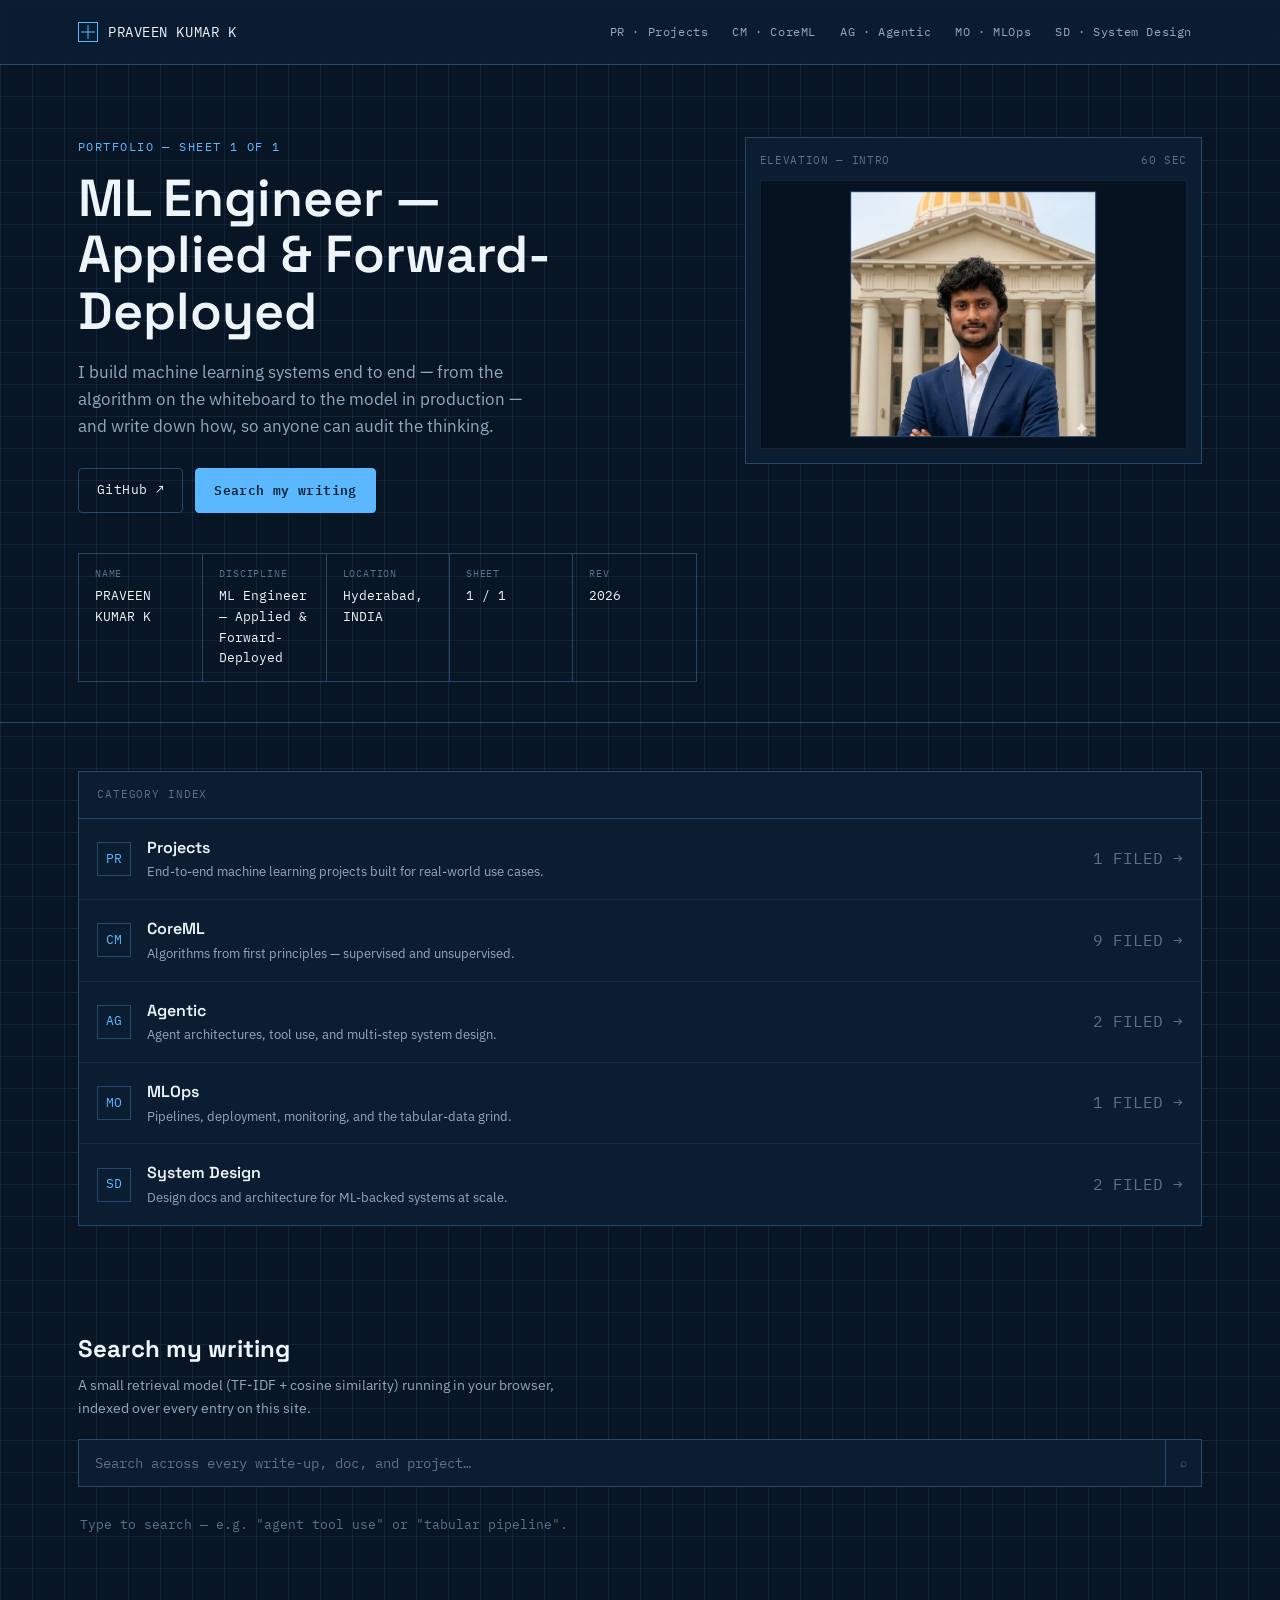
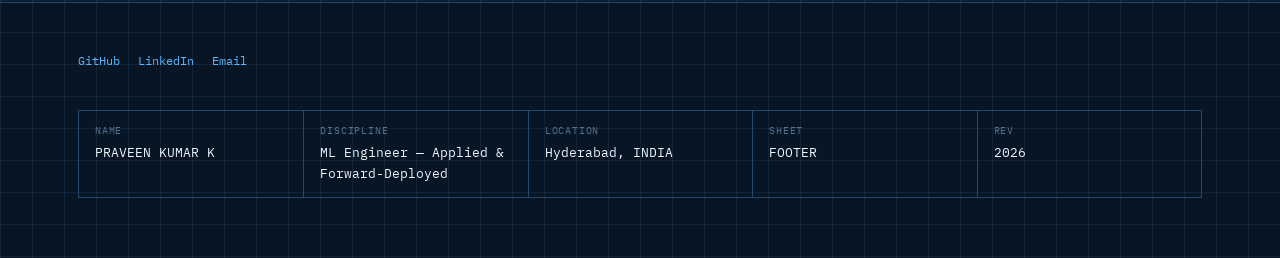
<file: index.html>
<!DOCTYPE html>
<html lang="en">
<head>
<meta charset="UTF-8" />
<meta name="viewport" content="width=device-width, initial-scale=1.0" />
<title>Portfolio — Home</title>
<meta name="description" content="Portfolio: CoreML, Agentic, MLOps, System Design, Forward-Deployed." />
<link rel="preconnect" href="https://fonts.googleapis.com" />
<link rel="preconnect" href="https://fonts.gstatic.com" crossorigin />
<link href="https://fonts.googleapis.com/css2?family=Space+Grotesk:wght@500;600;700&family=IBM+Plex+Sans:wght@400;500&family=IBM+Plex+Mono:wght@400;500&display=swap" rel="stylesheet" />
<link rel="stylesheet" href="css/style.css" />
</head>
<body>
<div id="app"></div>

<script src="js/content.js"></script>
<script src="js/main.js"></script>
<script>renderHome();</script>
</body>
</html>
</file>
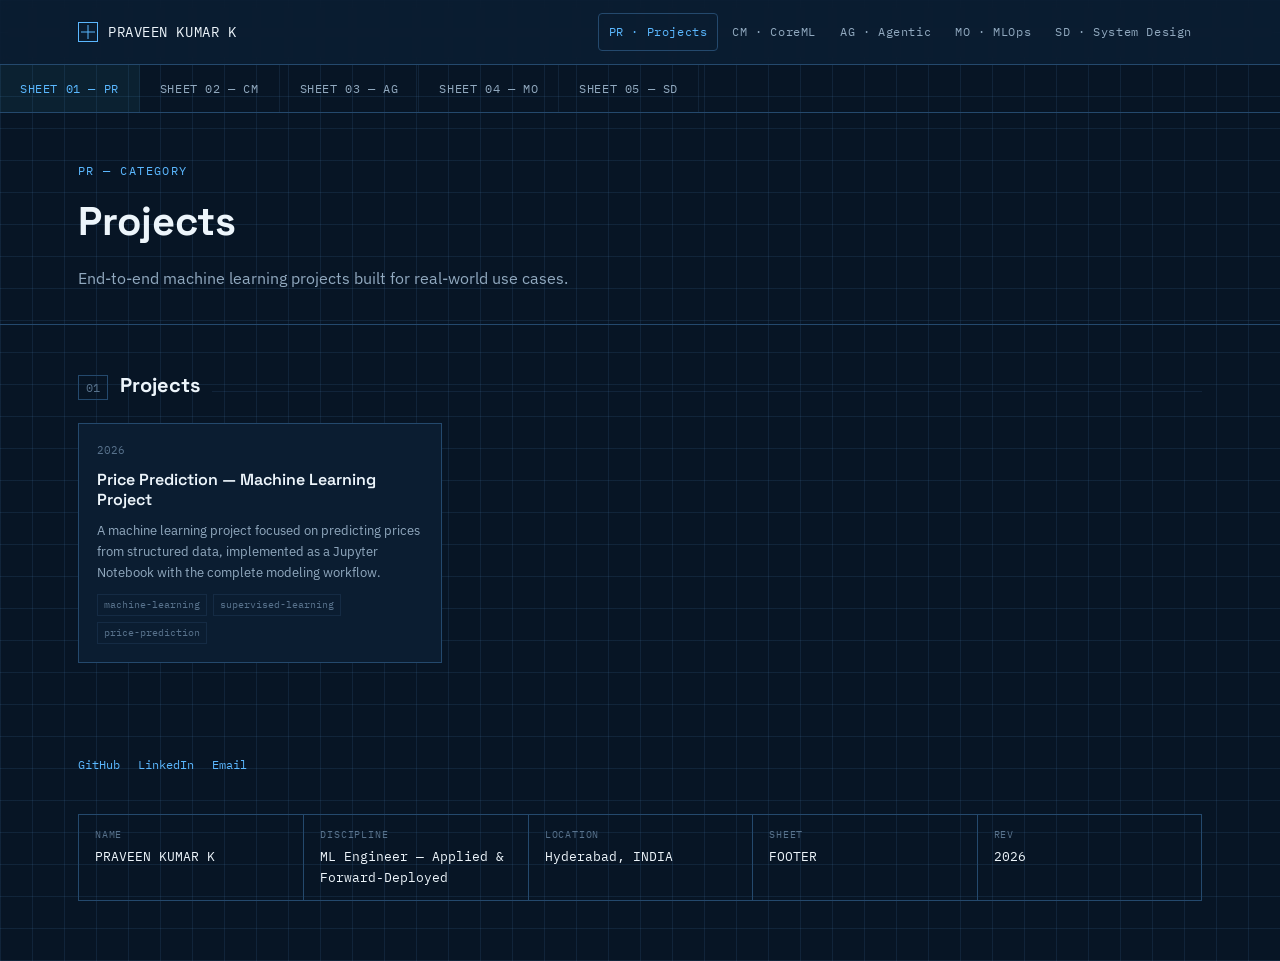
<file: category.html>
<!DOCTYPE html>
<html lang="en">
<head>
<meta charset="UTF-8" />
<meta name="viewport" content="width=device-width, initial-scale=1.0" />
<title>Portfolio — Category</title>
<link rel="preconnect" href="https://fonts.googleapis.com" />
<link rel="preconnect" href="https://fonts.gstatic.com" crossorigin />
<link href="https://fonts.googleapis.com/css2?family=Space+Grotesk:wght@500;600;700&family=IBM+Plex+Sans:wght@400;500&family=IBM+Plex+Mono:wght@400;500&display=swap" rel="stylesheet" />
<link rel="stylesheet" href="css/style.css" />
</head>
<body>
<div id="app"></div>

<script src="js/content.js"></script>
<script src="js/main.js"></script>
<script>
  renderCategoryPage();
  // Keep the page title in sync with the selected category
  (function () {
    const slug = new URLSearchParams(window.location.search).get("cat");
    const cat = categoryBySlug(slug) || CATEGORIES[0];
    document.title = `Portfolio — ${cat.label}`;
  })();
</script>
</body>
</html>
</file>
<file: css/style.css>
/* ============================================================
   TOKENS
   cd files
python3 -m http.server 8000
   ============================================================ */
/*:root {
  --bg: #0b1e33;
  --panel: #0f2439;
  --panel-raised: #14304c;
  --line-strong: #2e5c8a;
  --line-faint: rgba(79, 209, 232, 0.09);
  --accent: #4fd1e8;
  --accent-dim: rgba(79, 209, 232, 0.28);
  --amber: #e8a23d;
  --text: #e8eef4;
  --text-dim: #93aac2;
  --text-faint: #56708c;
  --radius: 3px;
  --font-display: "Space Grotesk", "Arial Narrow", sans-serif;
  --font-body: "IBM Plex Sans", -apple-system, sans-serif;
  --font-mono: "IBM Plex Mono", "Courier New", monospace;
}*/
/* ============================================================
   ACTIVE PALETTE — DEEP BLUE / ENGINEERING
   ============================================================ */

   :root {
    /* Backgrounds */
    --bg: #071525;
    --panel: #0b1d31;
    --panel-raised: #102943;
  
    /* Borders / blueprint lines */
    --line-strong: #24496d;
    --line-faint: rgba(88, 150, 205, 0.12);
  
    /* Primary accent */
    --accent: #5bb8ff;
    --accent-dim: rgba(91, 184, 255, 0.22);
  
    /* Secondary accent */
    --amber: #e6ad5c;
  
    /* Typography */
    --text: #edf5fb;
    --text-dim: #91a9bf;
    --text-faint: #58728c;
  
    /* Shape */
    --radius: 4px;
  
    /* Fonts */
    --font-display: "Space Grotesk", "Arial Narrow", sans-serif;
    --font-body: "IBM Plex Sans", -apple-system, sans-serif;
    --font-mono: "IBM Plex Mono", "Courier New", monospace;
  }

@media (prefers-reduced-motion: reduce) {
  * { animation-duration: 0.001ms !important; transition-duration: 0.001ms !important; }
}

* { box-sizing: border-box; }

html { scroll-behavior: smooth; }

body {
  margin: 0;
  background-color: var(--bg);
  background-image:
    linear-gradient(var(--line-faint) 1px, transparent 1px),
    linear-gradient(90deg, var(--line-faint) 1px, transparent 1px);
  background-size: 32px 32px;
  color: var(--text);
  font-family: var(--font-body);
  font-size: 16px;
  line-height: 1.6;
  -webkit-font-smoothing: antialiased;
}

a { color: var(--accent); text-decoration: none; }
a:hover { text-decoration: underline; }

a:focus-visible,
button:focus-visible,
input:focus-visible {
  outline: 2px solid var(--accent);
  outline-offset: 2px;
}

.mono { font-family: var(--font-mono); }

.wrap {
  max-width: 1180px;
  margin: 0 auto;
  padding: 0 28px;
}

/* ============================================================
   CROSSHAIR / CORNER MARK — recurring blueprint motif
   ============================================================ */
.crosshair {
  position: relative;
}
.crosshair::before,
.crosshair::after,
.crosshair .cm-tl,
.crosshair .cm-br {
  content: "";
  position: absolute;
  width: 10px;
  height: 10px;
  border-color: var(--line-strong);
  border-style: solid;
  opacity: 0.9;
}
.crosshair::before {
  top: -1px; left: -1px;
  border-width: 1px 0 0 1px;
}
.crosshair::after {
  bottom: -1px; right: -1px;
  border-width: 0 1px 1px 0;
}

/* ============================================================
   HEADER / NAV
   ============================================================ */
.site-header {
  position: sticky;
  top: 0;
  z-index: 40;
  background: rgba(11, 30, 51, 0.88);
  backdrop-filter: blur(6px);
  border-bottom: 1px solid var(--line-strong);
}

.site-header .wrap {
  display: flex;
  align-items: center;
  justify-content: space-between;
  height: 64px;
  gap: 24px;
}

.brand {
  display: flex;
  align-items: center;
  gap: 10px;
  font-family: var(--font-mono);
  font-size: 14px;
  letter-spacing: 0.04em;
  color: var(--text);
}
.brand:hover { text-decoration: none; }
.brand-mark {
  width: 20px;
  height: 20px;
  border: 1px solid var(--accent);
  position: relative;
  flex-shrink: 0;
}
.brand-mark::before,
.brand-mark::after {
  content: "";
  position: absolute;
  background: var(--accent);
}
.brand-mark::before { top: 50%; left: 2px; right: 2px; height: 1px; transform: translateY(-50%); }
.brand-mark::after { left: 50%; top: 2px; bottom: 2px; width: 1px; transform: translateX(-50%); }

.site-nav {
  display: flex;
  align-items: center;
  gap: 4px;
  flex-wrap: wrap;
}

.site-nav a {
  font-family: var(--font-mono);
  font-size: 12px;
  letter-spacing: 0.05em;
  color: var(--text-dim);
  padding: 8px 10px;
  border-radius: var(--radius);
  white-space: nowrap;
}
.site-nav a:hover { color: var(--accent); text-decoration: none; background: var(--line-faint); }
.site-nav a.active { color: var(--accent); border: 1px solid var(--line-strong); }

/* ============================================================
   HERO
   ============================================================ */
.hero {
  padding: 72px 0 40px;
  border-bottom: 1px solid var(--line-strong);
}

.hero-grid {
  display: grid;
  grid-template-columns: 1.15fr 0.85fr;
  gap: 48px;
  align-items: start;
}

.eyebrow {
  font-family: var(--font-mono);
  font-size: 12px;
  letter-spacing: 0.12em;
  color: var(--accent);
  text-transform: uppercase;
  margin-bottom: 14px;
}

.hero h1 {
  font-family: var(--font-display);
  font-size: clamp(32px, 4.4vw, 52px);
  line-height: 1.08;
  font-weight: 600;
  margin: 0 0 20px;
  max-width: 16ch;
}

.hero p.lede {
  color: var(--text-dim);
  font-size: 17px;
  max-width: 46ch;
  margin: 0 0 28px;
}

.hero-actions { display: flex; gap: 12px; flex-wrap: wrap; }

.btn {
  font-family: var(--font-mono);
  font-size: 13px;
  letter-spacing: 0.03em;
  padding: 11px 18px;
  border-radius: var(--radius);
  border: 1px solid var(--line-strong);
  color: var(--text);
  display: inline-flex;
  align-items: center;
  gap: 8px;
}
.btn:hover { text-decoration: none; border-color: var(--accent); color: var(--accent); }
.btn-solid { background: var(--accent); color: #06222e; border-color: var(--accent); font-weight: 600; }
.btn-solid:hover { color: #06222e; opacity: 0.88; }

/* viewport panel = loom video container styled like a schematic elevation view */
.viewport {
  background: var(--panel);
  border: 1px solid var(--line-strong);
  padding: 14px;
}
.viewport-label {
  display: flex;
  justify-content: space-between;
  font-family: var(--font-mono);
  font-size: 11px;
  letter-spacing: 0.06em;
  color: var(--text-faint);
  margin-bottom: 10px;
  text-transform: uppercase;
}
.viewport-frame {
  position: relative;
  padding-top: 62.5%;
  background: #06121f;
  border: 1px solid var(--line-faint);
}
.viewport-frame iframe {
  position: absolute;
  inset: 0;
  width: 100%;
  height: 100%;
  border: 0;
}

/* ============================================================
   TITLE BLOCK — signature element, engineering-drawing style
   ============================================================ */
.title-block {
  margin-top: 40px;
  border: 1px solid var(--line-strong);
  display: grid;
  grid-template-columns: repeat(5, 1fr);
}
.title-block .tb-cell {
  padding: 12px 16px;
  border-left: 1px solid var(--line-strong);
}
.title-block .tb-cell:first-child { border-left: none; }
.tb-label {
  font-family: var(--font-mono);
  font-size: 10px;
  letter-spacing: 0.08em;
  color: var(--text-faint);
  text-transform: uppercase;
  margin-bottom: 4px;
}
.tb-value {
  font-family: var(--font-mono);
  font-size: 13px;
  color: var(--text);
}

@media (max-width: 860px) {
  .title-block { grid-template-columns: repeat(2, 1fr); }
  .title-block .tb-cell:nth-child(3) { border-left: none; }
}

/* ============================================================
   INDEX (category legend) — homepage
   ============================================================ */
.index-panel {
  border: 1px solid var(--line-strong);
  background: var(--panel);
}
.index-panel-head {
  padding: 14px 18px;
  border-bottom: 1px solid var(--line-strong);
  font-family: var(--font-mono);
  font-size: 11px;
  letter-spacing: 0.08em;
  text-transform: uppercase;
  color: var(--text-faint);
}
.index-row {
  display: flex;
  align-items: center;
  gap: 16px;
  padding: 16px 18px;
  border-bottom: 1px solid var(--line-faint);
  color: var(--text);
}
.index-row:last-child { border-bottom: none; }
.index-row:hover { background: rgba(79, 209, 232, 0.05); text-decoration: none; }
.index-code {
  font-family: var(--font-mono);
  font-size: 13px;
  color: var(--accent);
  border: 1px solid var(--line-strong);
  width: 34px;
  height: 34px;
  display: flex;
  align-items: center;
  justify-content: center;
  flex-shrink: 0;
}
.index-row-text { flex: 1; }
.index-row-title {
  font-family: var(--font-display);
  font-size: 16px;
  font-weight: 600;
  margin-bottom: 2px;
}
.index-row-blurb { font-size: 13px; color: var(--text-dim); }
.index-row-arrow { color: var(--text-faint); font-family: var(--font-mono); }
.index-row:hover .index-row-arrow { color: var(--accent); }

/* ============================================================
   SEARCH
   ============================================================ */
.search-section { padding: 56px 0; border-bottom: 1px solid var(--line-strong); }
.search-head { margin-bottom: 20px; }
.search-head h2 {
  font-family: var(--font-display);
  font-size: 24px;
  margin: 0 0 6px;
}
.search-head p { color: var(--text-dim); font-size: 14px; margin: 0; max-width: 60ch; }

.search-box {
  display: flex;
  border: 1px solid var(--line-strong);
  background: var(--panel);
}
.search-box input {
  flex: 1;
  background: transparent;
  border: 0;
  padding: 14px 16px;
  color: var(--text);
  font-family: var(--font-mono);
  font-size: 14px;
}
.search-box input::placeholder { color: var(--text-faint); }
.search-box input:focus { outline: none; }
.search-box .search-icon {
  display: flex;
  align-items: center;
  padding: 0 14px;
  color: var(--text-faint);
  font-family: var(--font-mono);
  font-size: 12px;
  border-left: 1px solid var(--line-strong);
}

.search-results { margin-top: 18px; display: grid; gap: 10px; }
.search-empty { color: var(--text-faint); font-size: 13px; font-family: var(--font-mono); padding: 10px 2px; }
.search-result {
  border: 1px solid var(--line-strong);
  padding: 14px 16px;
  display: flex;
  justify-content: space-between;
  gap: 16px;
  align-items: baseline;
}
.search-result-main { display: flex; flex-direction: column; gap: 4px; }
.search-result-cat {
  font-family: var(--font-mono);
  font-size: 10px;
  letter-spacing: 0.06em;
  color: var(--accent);
  text-transform: uppercase;
}
.search-result-title { font-family: var(--font-display); font-weight: 600; font-size: 15px; }
.search-result-summary { color: var(--text-dim); font-size: 13px; }
.search-result-score {
  font-family: var(--font-mono);
  font-size: 11px;
  color: var(--text-faint);
  white-space: nowrap;
}

/* ============================================================
   CATEGORY PAGE — sheet tabs, sections, entry cards
   ============================================================ */
.sheet-tabs {
  display: flex;
  border-bottom: 1px solid var(--line-strong);
  overflow-x: auto;
}
.sheet-tab {
  font-family: var(--font-mono);
  font-size: 12px;
  letter-spacing: 0.05em;
  color: var(--text-dim);
  padding: 14px 20px;
  border-right: 1px solid var(--line-faint);
  white-space: nowrap;
}
.sheet-tab:hover { color: var(--accent); text-decoration: none; background: var(--line-faint); }
.sheet-tab.active { color: var(--accent); background: rgba(79, 209, 232, 0.06); }

.category-hero { padding: 48px 0 32px; border-bottom: 1px solid var(--line-strong); }
.category-hero .eyebrow { margin-bottom: 10px; }
.category-hero h1 { font-family: var(--font-display); font-size: clamp(28px, 3.6vw, 40px); margin: 0 0 12px; }
.category-hero p { color: var(--text-dim); max-width: 60ch; margin: 0; }

.section-block { padding: 44px 0; border-bottom: 1px solid var(--line-faint); }
.section-block:last-of-type { border-bottom: none; }

.section-head {
  display: flex;
  align-items: baseline;
  gap: 12px;
  margin-bottom: 22px;
  font-family: var(--font-mono);
}
.section-head .n {
  font-size: 12px;
  color: var(--text-faint);
  border: 1px solid var(--line-strong);
  padding: 2px 7px;
}
.section-head h2 {
  font-family: var(--font-display);
  font-size: 20px;
  margin: 0;
  color: var(--text);
}
.section-head .rule {
  flex: 1;
  height: 1px;
  background: var(--line-faint);
}

.entry-grid {
  display: grid;
  grid-template-columns: repeat(auto-fill, minmax(280px, 1fr));
  gap: 16px;
}

.entry-card {
  position: relative;
  border: 1px solid var(--line-strong);
  background: var(--panel);
  padding: 18px;
  display: flex;
  flex-direction: column;
  gap: 10px;
  transition: border-color 0.15s ease, background 0.15s ease;
}
.entry-card:hover { border-color: var(--accent); background: var(--panel-raised); text-decoration: none; }

.entry-top { display: flex; justify-content: space-between; gap: 10px; }
.entry-date { font-family: var(--font-mono); font-size: 11px; color: var(--text-faint); }
.entry-status {
  font-family: var(--font-mono);
  font-size: 10px;
  letter-spacing: 0.05em;
  padding: 2px 6px;
  border: 1px solid var(--amber);
  color: var(--amber);
  text-transform: uppercase;
}
.entry-title { font-family: var(--font-display); font-size: 16px; font-weight: 600; color: var(--text); line-height: 1.3; }
.entry-summary { font-size: 13px; color: var(--text-dim); flex: 1; }
.entry-tags { display: flex; flex-wrap: wrap; gap: 6px; }
.entry-tag {
  font-family: var(--font-mono);
  font-size: 10px;
  color: var(--text-faint);
  border: 1px solid var(--line-faint);
  padding: 2px 6px;
}

.empty-state {
  font-family: var(--font-mono);
  font-size: 13px;
  color: var(--text-faint);
  border: 1px dashed var(--line-strong);
  padding: 20px;
}

/* ============================================================
   FOOTER
   ============================================================ */
.site-footer { padding: 48px 0 60px; }
.footer-links {
  display: flex;
  gap: 18px;
  flex-wrap: wrap;
  font-family: var(--font-mono);
  font-size: 12px;
  color: var(--text-dim);
  margin-bottom: 28px;
}

@media (max-width: 860px) {
  .hero-grid { grid-template-columns: 1fr; }
  .site-nav { display: none; }
}
/* ============================================================
   PROFILE IMAGE — temporary replacement for Loom intro
   ============================================================ */
   .profile-image {
    position: absolute;
    top: 50%;
    left: 50%;
    transform: translate(-50%, -50%);
    width: auto;
    height: 92%;
    max-width: 75%;
    object-fit: contain;
    display: block;
    border: 1px solid var(--line-strong);
  }
</file>
